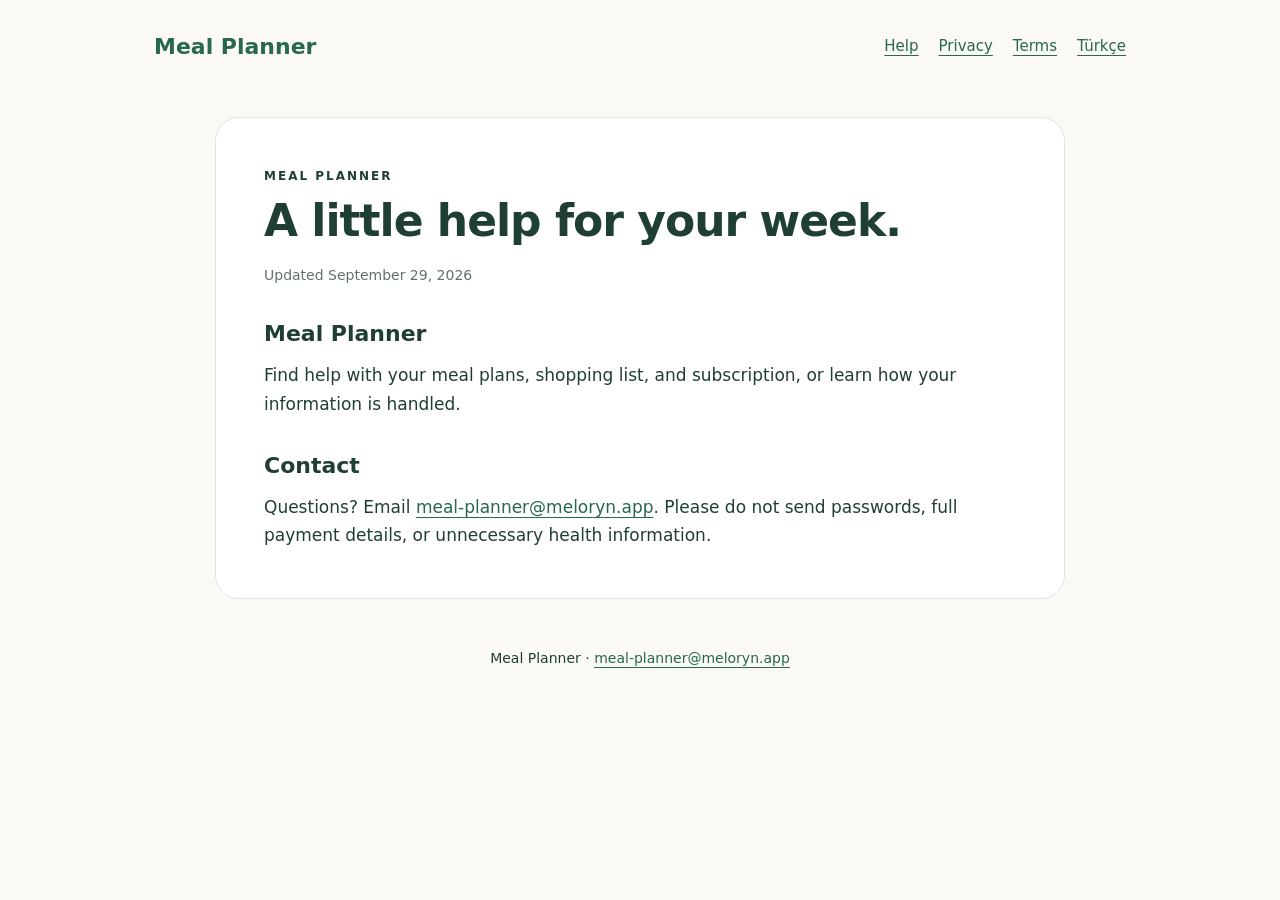
<file: index.html>
<!doctype html>
<html lang="en"><head><meta charset="utf-8"><meta name="viewport" content="width=device-width, initial-scale=1"><meta name="description" content="A little help for your week. — Meal Planner"><title>A little help for your week. · Meal Planner</title><link rel="stylesheet" href="styles.css"></head><body>
<a class="skip" href="#main">Skip to content</a><header><a class="brand" href="index.html">Meal Planner</a><nav aria-label="Main navigation"><a href="support.html">Help</a><a href="privacy.html">Privacy</a><a href="terms.html">Terms</a><a href="tr/index.html" lang="tr">Türkçe</a></nav></header>
<main id="main"><p class="eyebrow">MEAL PLANNER</p><h1>A little help for your week.</h1><p class="date">Updated September 29, 2026</p><section><h2>Meal Planner</h2><p>Find help with your meal plans, shopping list, and subscription, or learn how your information is handled.</p></section><section><h2>Contact</h2><p>Questions? Email <a href="mailto:meal-planner@meloryn.app">meal-planner@meloryn.app</a>. Please do not send passwords, full payment details, or unnecessary health information.</p></section></main><footer>Meal Planner · <a href="mailto:meal-planner@meloryn.app">meal-planner@meloryn.app</a></footer></body></html>
</file>
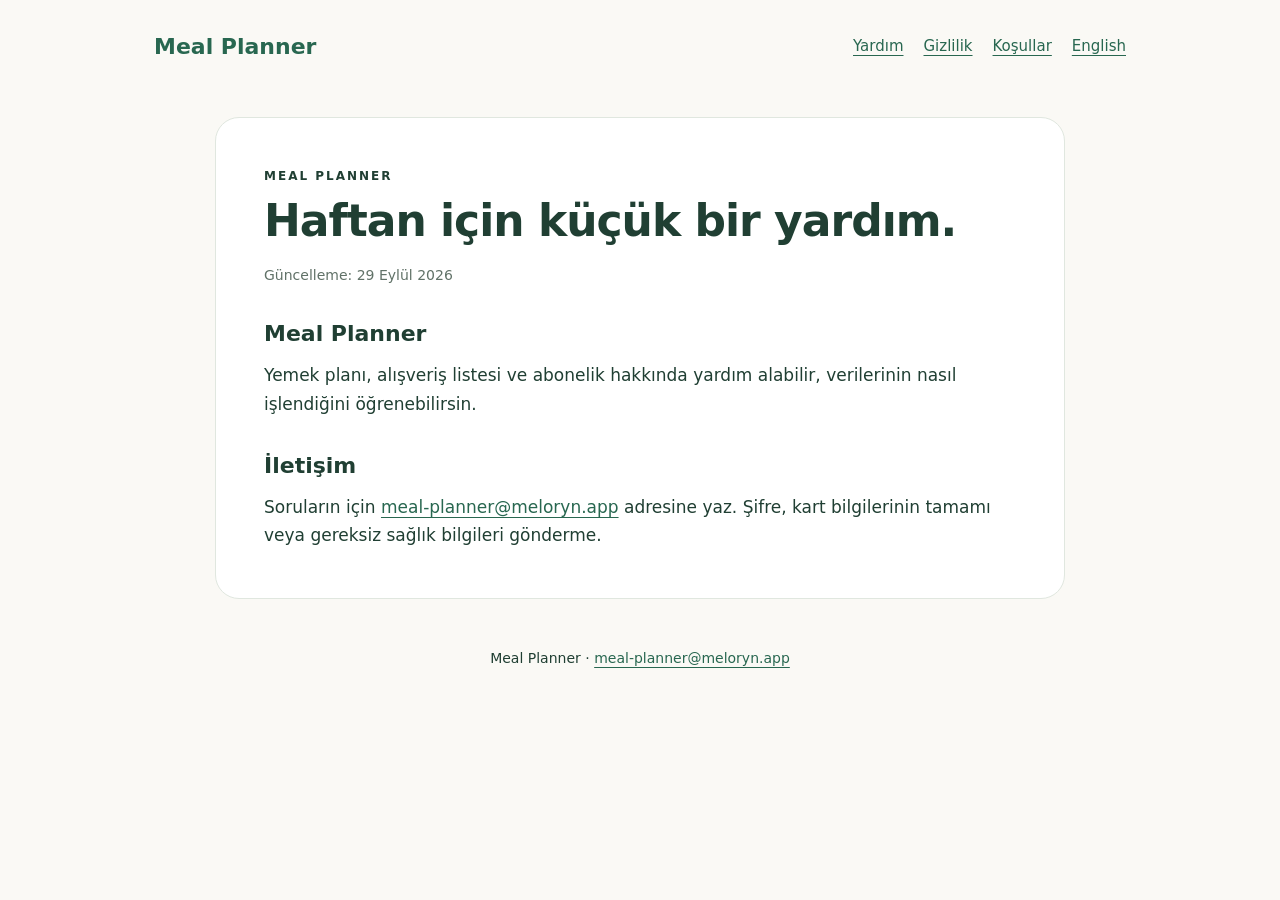
<file: tr/index.html>
<!doctype html>
<html lang="tr"><head><meta charset="utf-8"><meta name="viewport" content="width=device-width, initial-scale=1"><meta name="description" content="Haftan için küçük bir yardım. — Meal Planner"><title>Haftan için küçük bir yardım. · Meal Planner</title><link rel="stylesheet" href="../styles.css"></head><body>
<a class="skip" href="#main">İçeriğe geç</a><header><a class="brand" href="index.html">Meal Planner</a><nav aria-label="Ana menü"><a href="support.html">Yardım</a><a href="privacy.html">Gizlilik</a><a href="terms.html">Koşullar</a><a href="../index.html" lang="en">English</a></nav></header>
<main id="main"><p class="eyebrow">MEAL PLANNER</p><h1>Haftan için küçük bir yardım.</h1><p class="date">Güncelleme: 29 Eylül 2026</p><section><h2>Meal Planner</h2><p>Yemek planı, alışveriş listesi ve abonelik hakkında yardım alabilir, verilerinin nasıl işlendiğini öğrenebilirsin.</p></section><section><h2>İletişim</h2><p>Soruların için <a href="mailto:meal-planner@meloryn.app">meal-planner@meloryn.app</a> adresine yaz. Şifre, kart bilgilerinin tamamı veya gereksiz sağlık bilgileri gönderme.</p></section></main><footer>Meal Planner · <a href="mailto:meal-planner@meloryn.app">meal-planner@meloryn.app</a></footer></body></html>
</file>
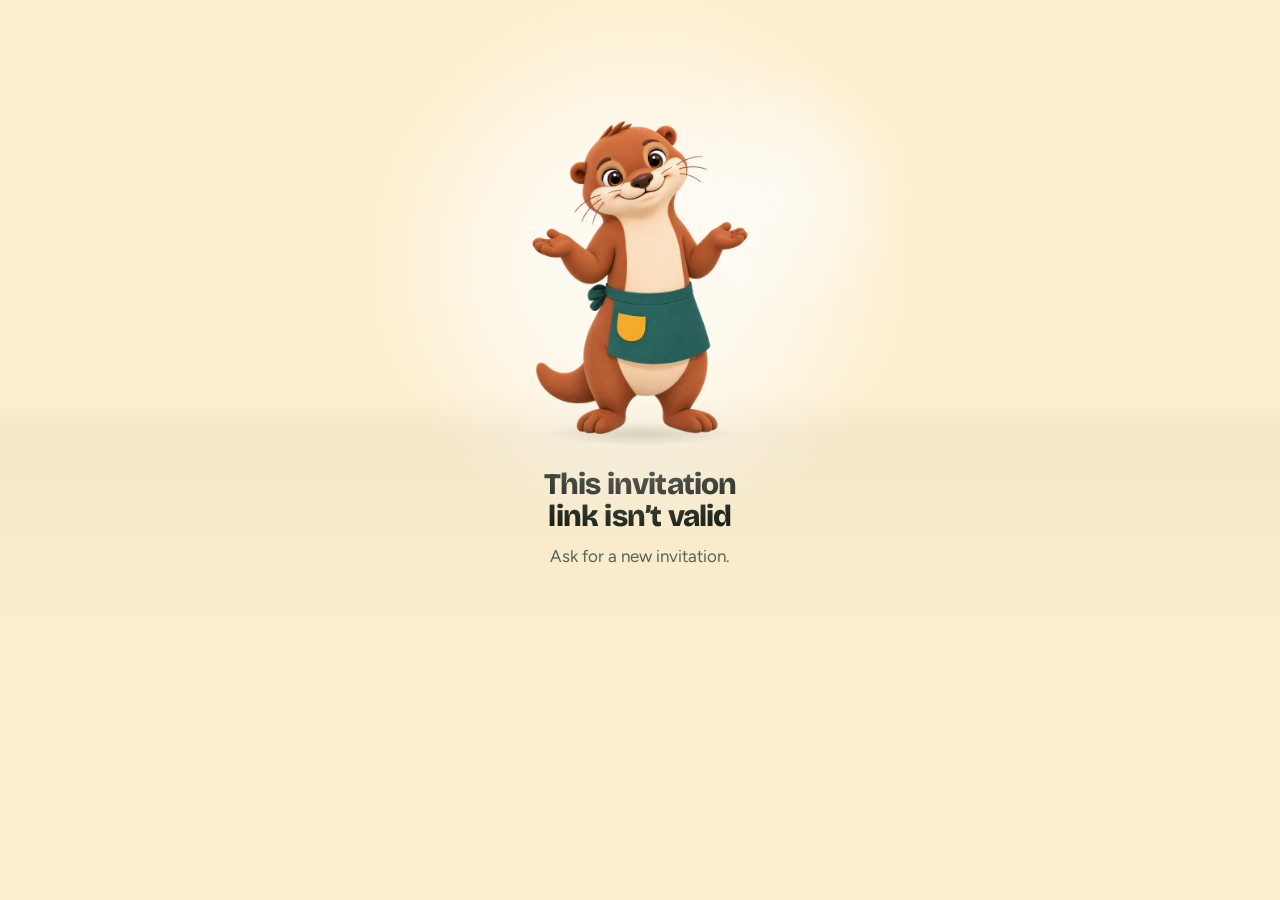
<file: invite.html>
<!doctype html>
<html lang="en">
<head>
<meta charset="utf-8">
<meta name="viewport" content="width=device-width, initial-scale=1, viewport-fit=cover">
<meta name="referrer" content="no-referrer">
<meta name="theme-color" content="#FCEFCF">
<title>You’re invited · Meal Planner</title>
<meta name="description" content="Plan the week and shop together in Meal Planner.">
<meta property="og:type" content="website">
<meta property="og:site_name" content="Meal Planner">
<meta property="og:title" content="You’re invited to a Shared Home">
<meta property="og:description" content="Plan the week and shop together in Meal Planner.">
<meta property="og:url" content="https://mercan.github.io/meal-planner-legal/invite.html">
<meta property="og:locale" content="en_US">
<meta property="og:image" content="https://mercan.github.io/meal-planner-legal/assets/invite/card.jpg">
<meta property="og:image:width" content="1200">
<meta property="og:image:height" content="630">
<meta property="og:image:alt" content="The Meal Planner otter waving and holding out an invitation.">
<meta name="twitter:card" content="summary_large_image">
<link rel="apple-touch-icon" href="assets/icon-180.png">
<link rel="icon" href="assets/icon-180.png">
<link rel="stylesheet" href="invite.css">
</head>
<body>
<main class="invite" id="invitation">
  <div class="scene" aria-hidden="true">
    <div class="glow"></div><div class="side-glow"></div><div class="floor"></div><div class="shadow"></div>
    <img class="otter" src="assets/invite/otter.webp" width="584" height="900" alt="">
  </div>
  <div class="words">
    <h1>You’re invited</h1>
    <p>Open Meal Planner to see who invited you and join their Shared Home.</p>
  </div>
  <div class="actions">
    <a class="button" id="open">Open Meal Planner</a>
    <a class="link" id="store" href="https://apps.apple.com/app/id6813231753" hidden>Get Meal Planner</a>
  </div>
</main>
<main class="invite" id="broken" hidden>
  <div class="scene" aria-hidden="true">
    <div class="glow"></div><div class="side-glow"></div><div class="floor"></div><div class="shadow"></div>
    <img class="otter shrug" src="assets/invite/shrug.webp" alt="">
  </div>
  <div class="words">
    <h1>This invitation link isn’t valid</h1>
    <p>Ask for a new invitation.</p>
  </div>
</main>
<script>
const token = location.hash.slice(1);
const valid = /^[A-Za-z0-9_-]{43}$/.test(token);
document.getElementById('invitation').hidden = !valid;
document.getElementById('broken').hidden = valid;
if (valid) document.getElementById('open').href = 'mealplanner://household/join?token=' + encodeURIComponent(token);
// The App Store link only means something on an iPhone or iPad.
if (/iPhone|iPad|iPod/.test(navigator.userAgent) || (/Macintosh/.test(navigator.userAgent) && navigator.maxTouchPoints > 1)) document.getElementById('store').hidden = false;
</script>
</body>
</html>
</file>
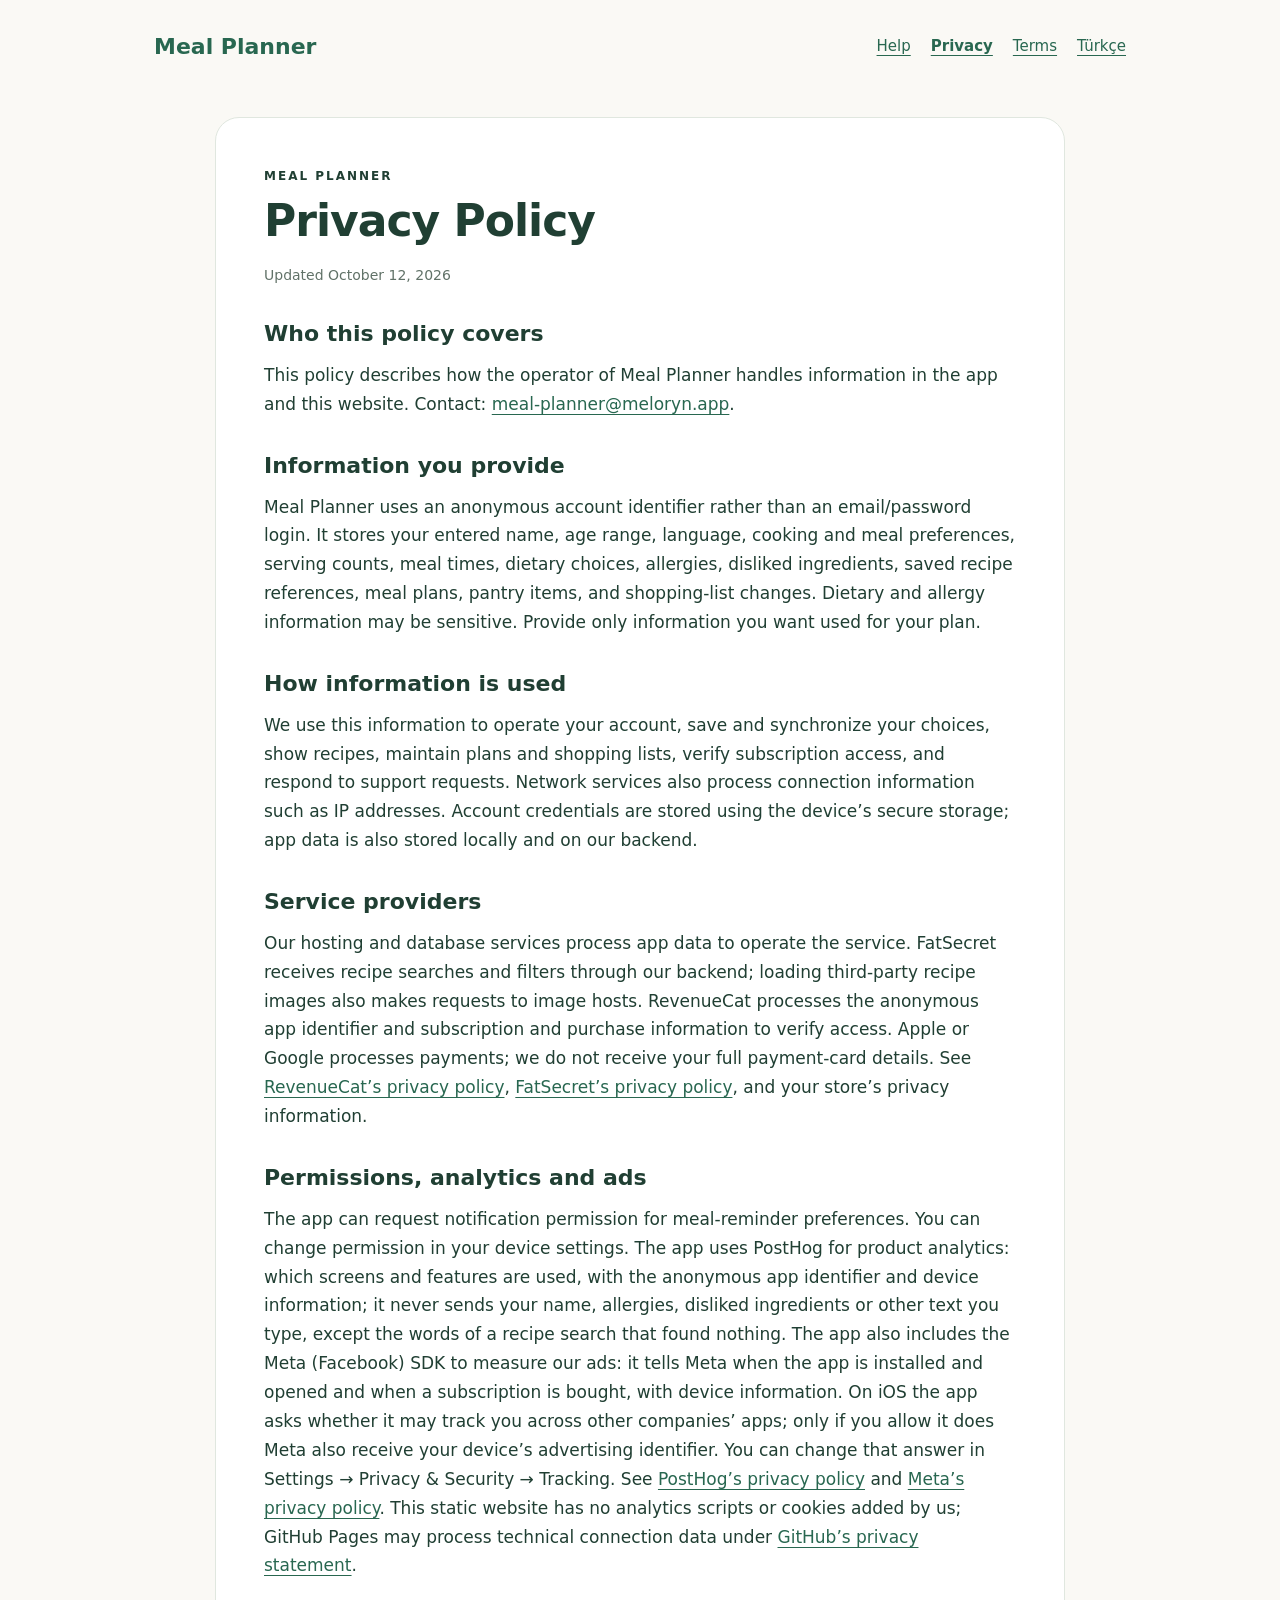
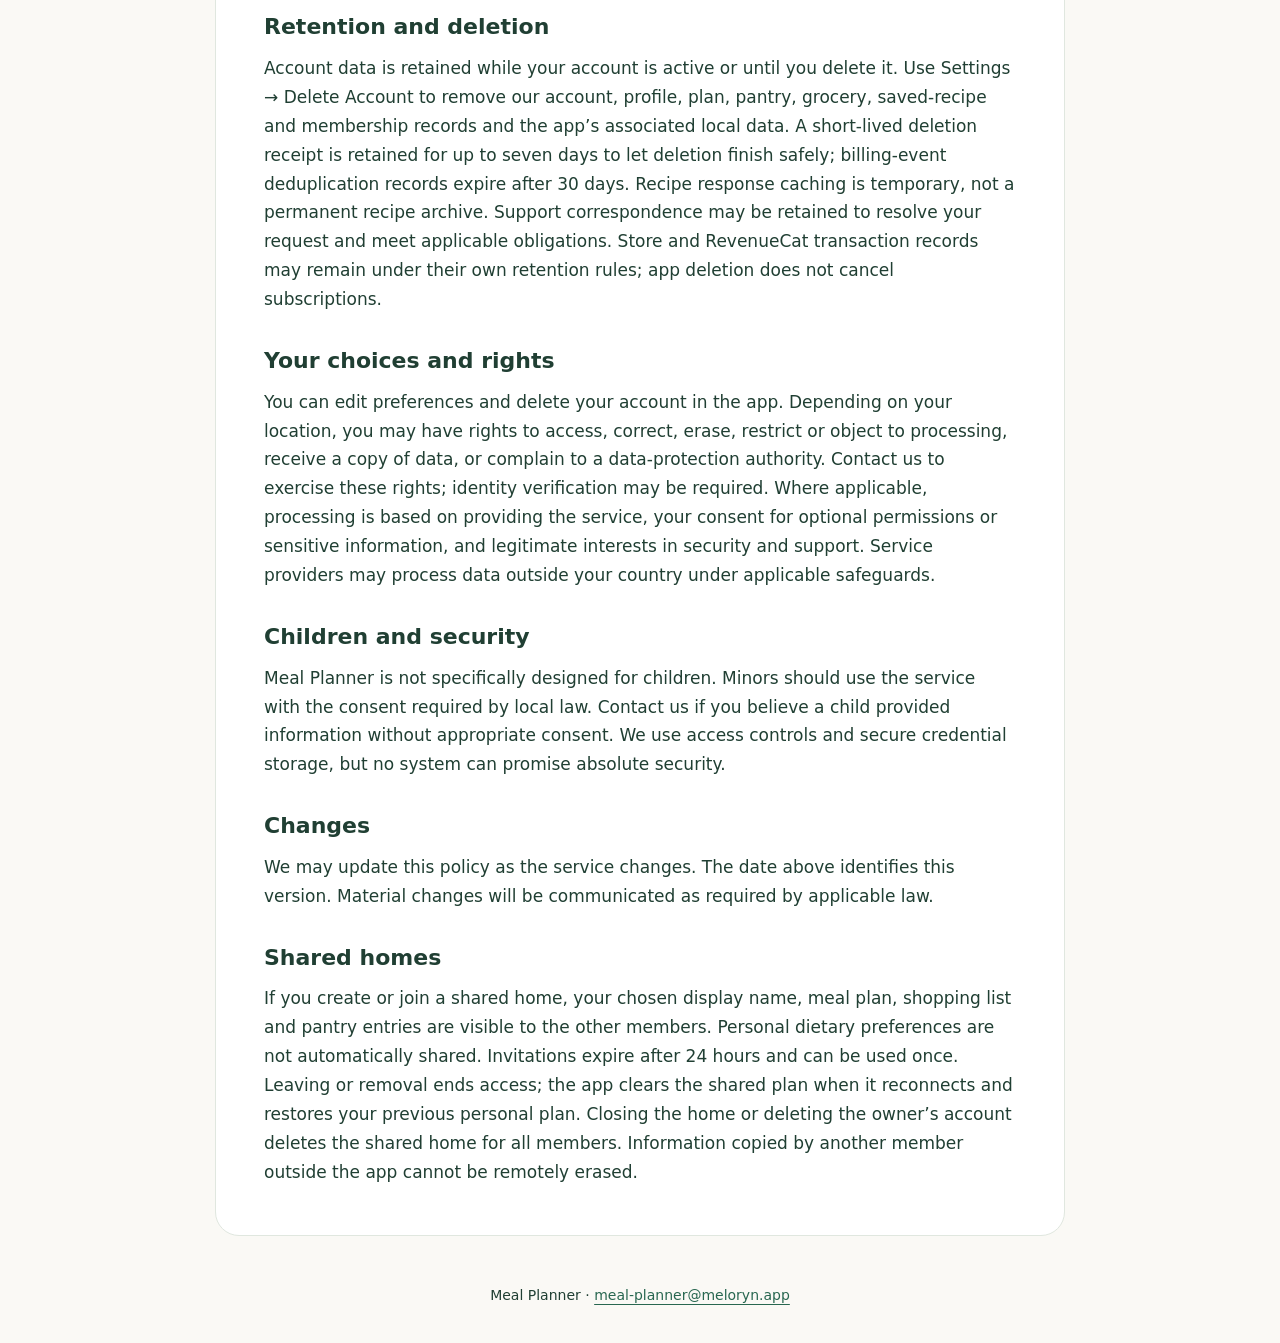
<file: privacy.html>
<!doctype html>
<html lang="en"><head><meta charset="utf-8"><meta name="viewport" content="width=device-width, initial-scale=1"><meta name="description" content="Privacy Policy — Meal Planner"><title>Privacy Policy · Meal Planner</title><link rel="stylesheet" href="styles.css"></head><body>
<a class="skip" href="#main">Skip to content</a><header><a class="brand" href="index.html">Meal Planner</a><nav aria-label="Main navigation"><a href="support.html">Help</a><a href="privacy.html" aria-current="page">Privacy</a><a href="terms.html">Terms</a><a href="tr/privacy.html" lang="tr">Türkçe</a></nav></header>
<main id="main"><p class="eyebrow">MEAL PLANNER</p><h1>Privacy Policy</h1><p class="date">Updated October 12, 2026</p><section><h2>Who this policy covers</h2><p>This policy describes how the operator of Meal Planner handles information in the app and this website. Contact: <a href="mailto:meal-planner@meloryn.app">meal-planner@meloryn.app</a>.</p></section><section><h2>Information you provide</h2><p>Meal Planner uses an anonymous account identifier rather than an email/password login. It stores your entered name, age range, language, cooking and meal preferences, serving counts, meal times, dietary choices, allergies, disliked ingredients, saved recipe references, meal plans, pantry items, and shopping-list changes. Dietary and allergy information may be sensitive. Provide only information you want used for your plan.</p></section><section><h2>How information is used</h2><p>We use this information to operate your account, save and synchronize your choices, show recipes, maintain plans and shopping lists, verify subscription access, and respond to support requests. Network services also process connection information such as IP addresses. Account credentials are stored using the device’s secure storage; app data is also stored locally and on our backend.</p></section><section><h2>Service providers</h2><p>Our hosting and database services process app data to operate the service. FatSecret receives recipe searches and filters through our backend; loading third-party recipe images also makes requests to image hosts. RevenueCat processes the anonymous app identifier and subscription and purchase information to verify access. Apple or Google processes payments; we do not receive your full payment-card details. See <a href="https://www.revenuecat.com/privacy/">RevenueCat’s privacy policy</a>, <a href="https://www.fatsecret.com/Default.aspx?pa=priv">FatSecret’s privacy policy</a>, and your store’s privacy information.</p></section><section><h2>Permissions, analytics and ads</h2><p>The app can request notification permission for meal-reminder preferences. You can change permission in your device settings. The app uses PostHog for product analytics: which screens and features are used, with the anonymous app identifier and device information; it never sends your name, allergies, disliked ingredients or other text you type, except the words of a recipe search that found nothing. The app also includes the Meta (Facebook) SDK to measure our ads: it tells Meta when the app is installed and opened and when a subscription is bought, with device information. On iOS the app asks whether it may track you across other companies’ apps; only if you allow it does Meta also receive your device’s advertising identifier. You can change that answer in Settings → Privacy &amp; Security → Tracking. See <a href="https://posthog.com/privacy">PostHog’s privacy policy</a> and <a href="https://www.facebook.com/privacy/policy/">Meta’s privacy policy</a>. This static website has no analytics scripts or cookies added by us; GitHub Pages may process technical connection data under <a href="https://docs.github.com/en/site-policy/privacy-policies/github-general-privacy-statement">GitHub’s privacy statement</a>.</p></section><section><h2>Retention and deletion</h2><p>Account data is retained while your account is active or until you delete it. Use Settings → Delete Account to remove our account, profile, plan, pantry, grocery, saved-recipe and membership records and the app’s associated local data. A short-lived deletion receipt is retained for up to seven days to let deletion finish safely; billing-event deduplication records expire after 30 days. Recipe response caching is temporary, not a permanent recipe archive. Support correspondence may be retained to resolve your request and meet applicable obligations. Store and RevenueCat transaction records may remain under their own retention rules; app deletion does not cancel subscriptions.</p></section><section><h2>Your choices and rights</h2><p>You can edit preferences and delete your account in the app. Depending on your location, you may have rights to access, correct, erase, restrict or object to processing, receive a copy of data, or complain to a data-protection authority. Contact us to exercise these rights; identity verification may be required. Where applicable, processing is based on providing the service, your consent for optional permissions or sensitive information, and legitimate interests in security and support. Service providers may process data outside your country under applicable safeguards.</p></section><section><h2>Children and security</h2><p>Meal Planner is not specifically designed for children. Minors should use the service with the consent required by local law. Contact us if you believe a child provided information without appropriate consent. We use access controls and secure credential storage, but no system can promise absolute security.</p></section><section><h2>Changes</h2><p>We may update this policy as the service changes. The date above identifies this version. Material changes will be communicated as required by applicable law.</p></section><section><h2>Shared homes</h2><p>If you create or join a shared home, your chosen display name, meal plan, shopping list and pantry entries are visible to the other members. Personal dietary preferences are not automatically shared. Invitations expire after 24 hours and can be used once. Leaving or removal ends access; the app clears the shared plan when it reconnects and restores your previous personal plan. Closing the home or deleting the owner’s account deletes the shared home for all members. Information copied by another member outside the app cannot be remotely erased.</p></section></main><footer>Meal Planner · <a href="mailto:meal-planner@meloryn.app">meal-planner@meloryn.app</a></footer></body></html>
</file>
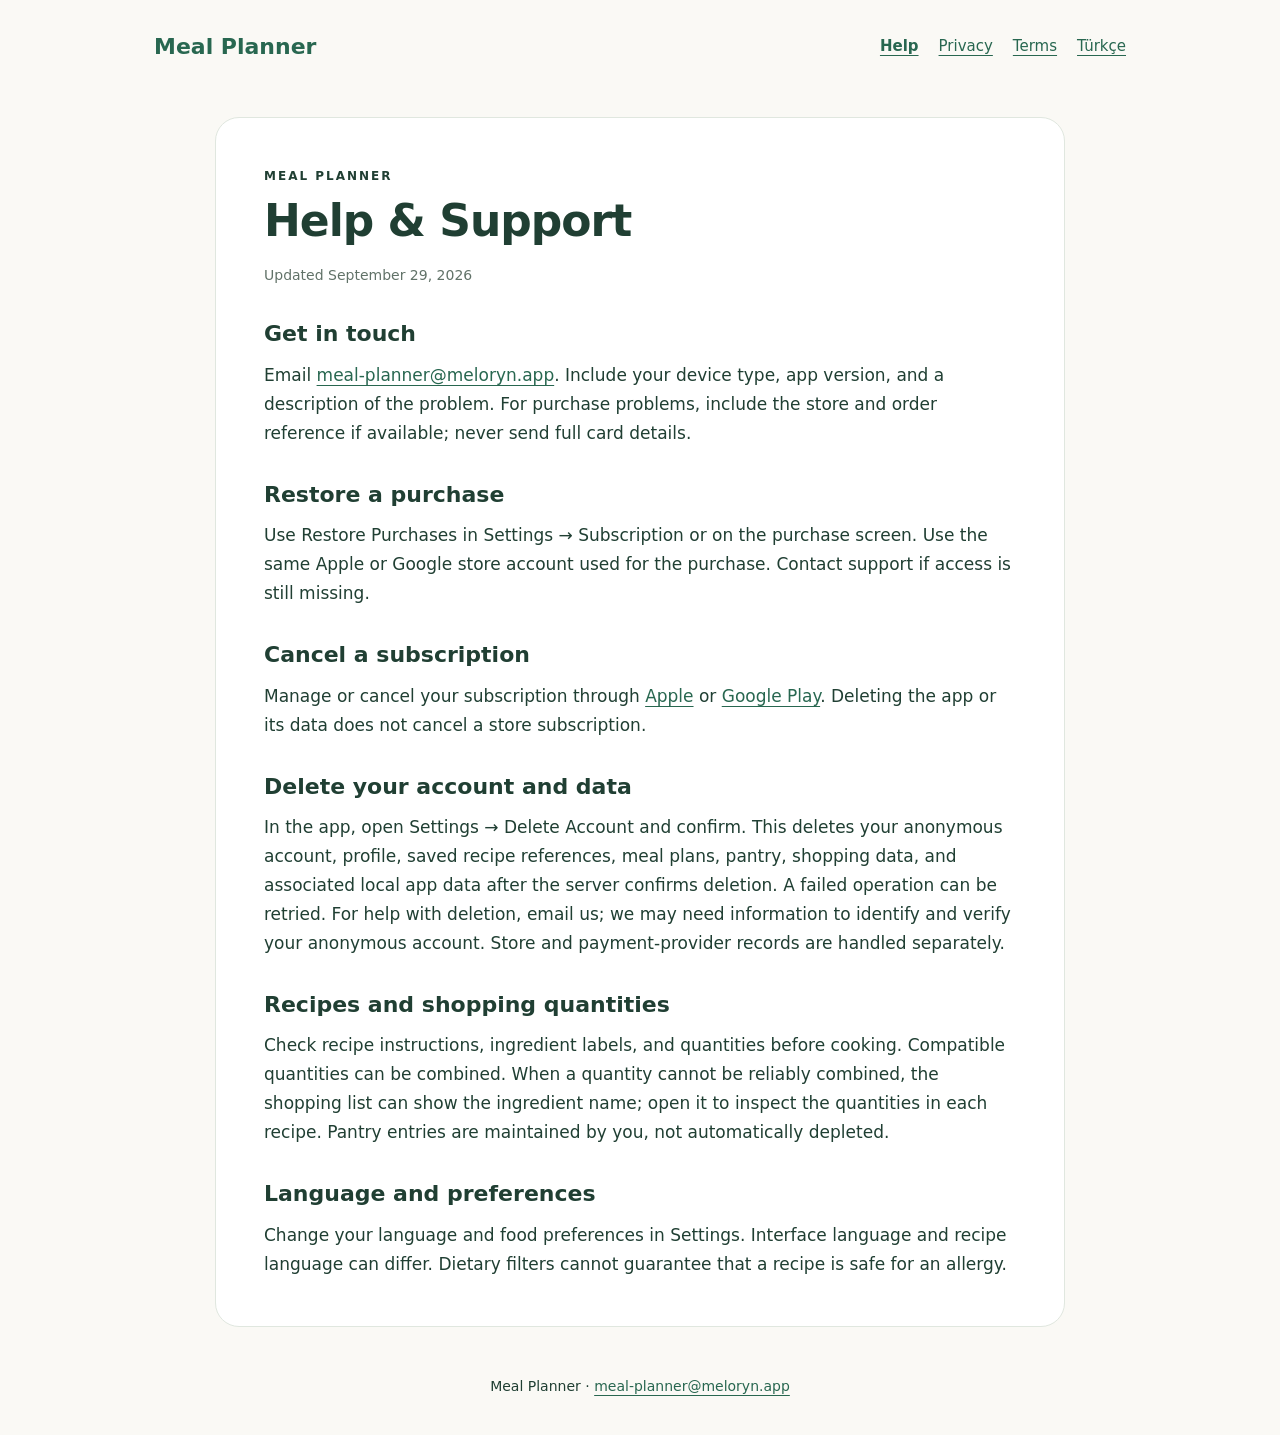
<file: support.html>
<!doctype html>
<html lang="en"><head><meta charset="utf-8"><meta name="viewport" content="width=device-width, initial-scale=1"><meta name="description" content="Help &amp; Support — Meal Planner"><title>Help &amp; Support · Meal Planner</title><link rel="stylesheet" href="styles.css"></head><body>
<a class="skip" href="#main">Skip to content</a><header><a class="brand" href="index.html">Meal Planner</a><nav aria-label="Main navigation"><a href="support.html" aria-current="page">Help</a><a href="privacy.html">Privacy</a><a href="terms.html">Terms</a><a href="tr/support.html" lang="tr">Türkçe</a></nav></header>
<main id="main"><p class="eyebrow">MEAL PLANNER</p><h1>Help &amp; Support</h1><p class="date">Updated September 29, 2026</p><section><h2>Get in touch</h2><p>Email <a href="mailto:meal-planner@meloryn.app">meal-planner@meloryn.app</a>. Include your device type, app version, and a description of the problem. For purchase problems, include the store and order reference if available; never send full card details.</p></section><section><h2>Restore a purchase</h2><p>Use Restore Purchases in Settings → Subscription or on the purchase screen. Use the same Apple or Google store account used for the purchase. Contact support if access is still missing.</p></section><section><h2>Cancel a subscription</h2><p>Manage or cancel your subscription through <a href="https://support.apple.com/118428">Apple</a> or <a href="https://play.google.com/store/account/subscriptions">Google Play</a>. Deleting the app or its data does not cancel a store subscription.</p></section><section><h2>Delete your account and data</h2><p>In the app, open Settings → Delete Account and confirm. This deletes your anonymous account, profile, saved recipe references, meal plans, pantry, shopping data, and associated local app data after the server confirms deletion. A failed operation can be retried. For help with deletion, email us; we may need information to identify and verify your anonymous account. Store and payment-provider records are handled separately.</p></section><section><h2>Recipes and shopping quantities</h2><p>Check recipe instructions, ingredient labels, and quantities before cooking. Compatible quantities can be combined. When a quantity cannot be reliably combined, the shopping list can show the ingredient name; open it to inspect the quantities in each recipe. Pantry entries are maintained by you, not automatically depleted.</p></section><section><h2>Language and preferences</h2><p>Change your language and food preferences in Settings. Interface language and recipe language can differ. Dietary filters cannot guarantee that a recipe is safe for an allergy.</p></section></main><footer>Meal Planner · <a href="mailto:meal-planner@meloryn.app">meal-planner@meloryn.app</a></footer></body></html>
</file>
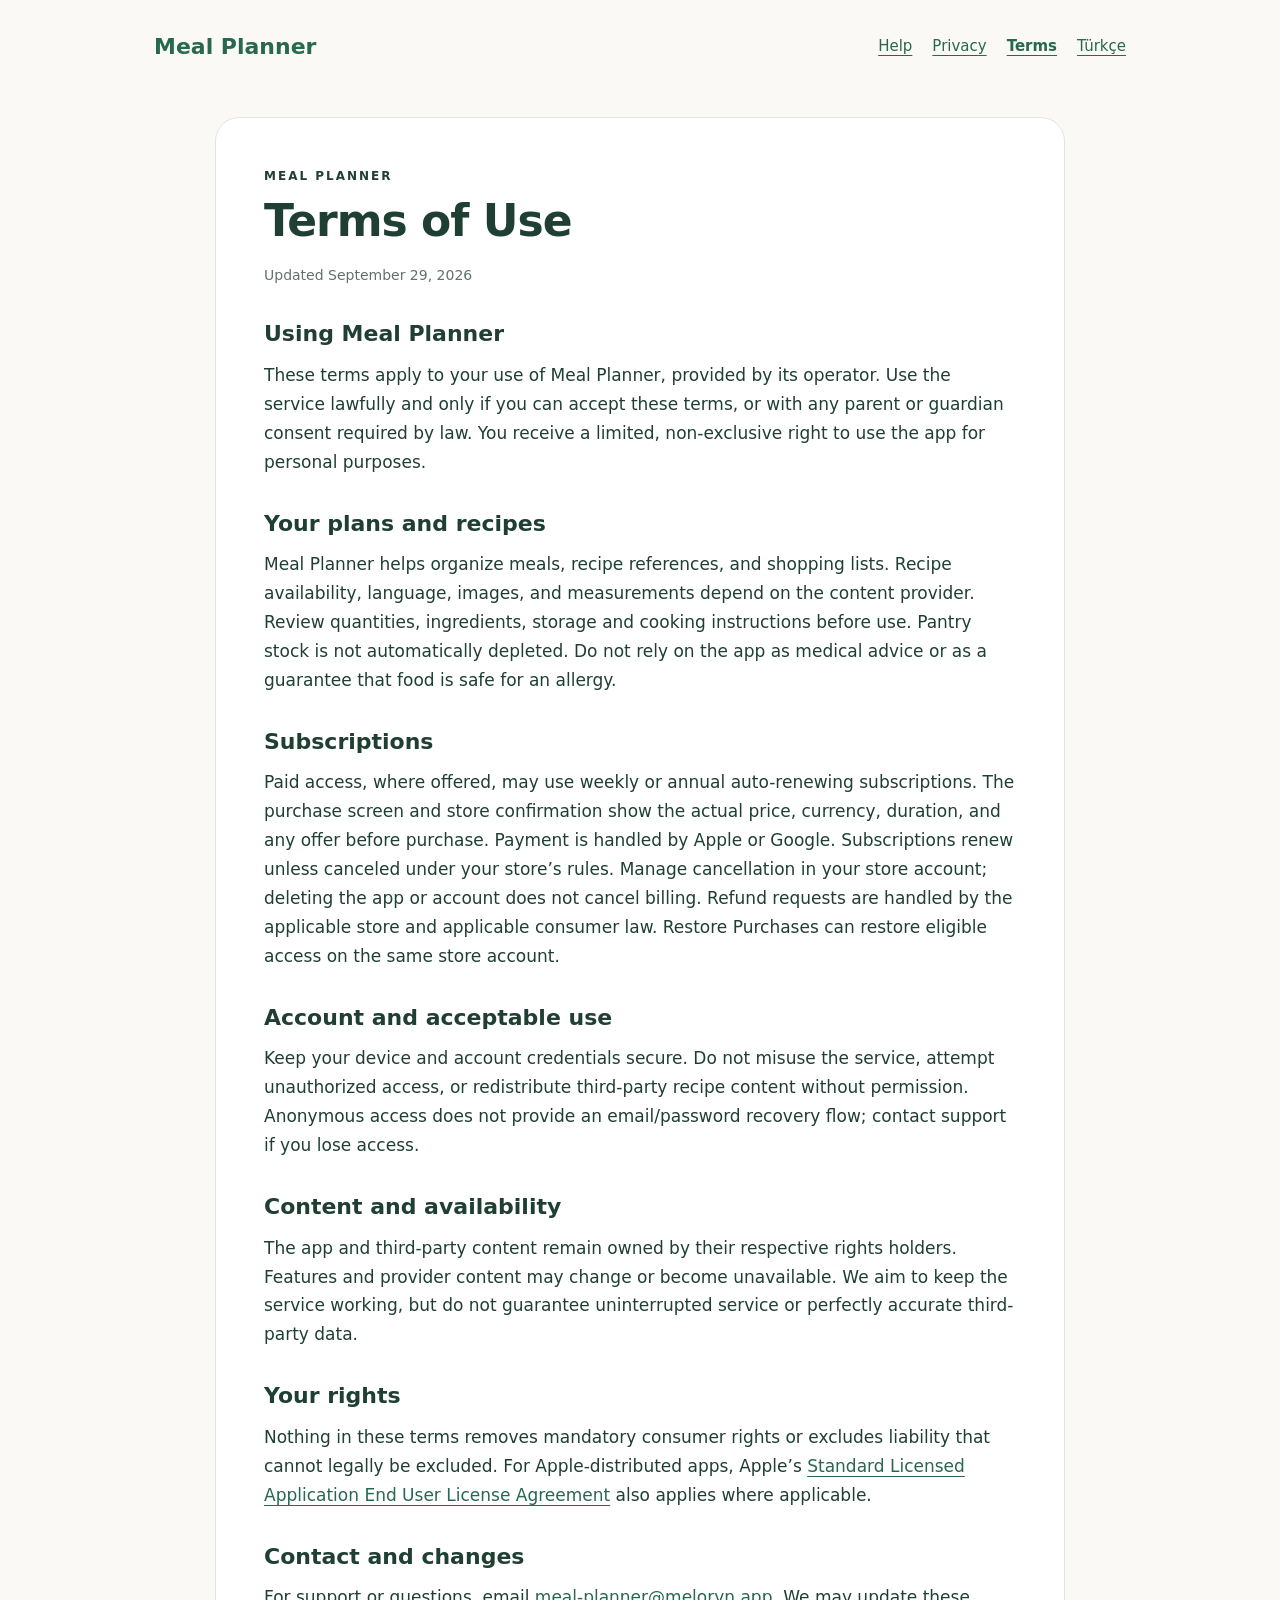
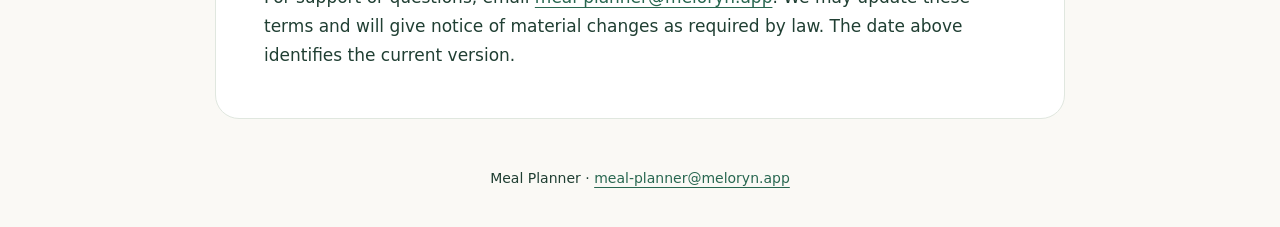
<file: terms.html>
<!doctype html>
<html lang="en"><head><meta charset="utf-8"><meta name="viewport" content="width=device-width, initial-scale=1"><meta name="description" content="Terms of Use — Meal Planner"><title>Terms of Use · Meal Planner</title><link rel="stylesheet" href="styles.css"></head><body>
<a class="skip" href="#main">Skip to content</a><header><a class="brand" href="index.html">Meal Planner</a><nav aria-label="Main navigation"><a href="support.html">Help</a><a href="privacy.html">Privacy</a><a href="terms.html" aria-current="page">Terms</a><a href="tr/terms.html" lang="tr">Türkçe</a></nav></header>
<main id="main"><p class="eyebrow">MEAL PLANNER</p><h1>Terms of Use</h1><p class="date">Updated September 29, 2026</p><section><h2>Using Meal Planner</h2><p>These terms apply to your use of Meal Planner, provided by its operator. Use the service lawfully and only if you can accept these terms, or with any parent or guardian consent required by law. You receive a limited, non-exclusive right to use the app for personal purposes.</p></section><section><h2>Your plans and recipes</h2><p>Meal Planner helps organize meals, recipe references, and shopping lists. Recipe availability, language, images, and measurements depend on the content provider. Review quantities, ingredients, storage and cooking instructions before use. Pantry stock is not automatically depleted. Do not rely on the app as medical advice or as a guarantee that food is safe for an allergy.</p></section><section><h2>Subscriptions</h2><p>Paid access, where offered, may use weekly or annual auto-renewing subscriptions. The purchase screen and store confirmation show the actual price, currency, duration, and any offer before purchase. Payment is handled by Apple or Google. Subscriptions renew unless canceled under your store’s rules. Manage cancellation in your store account; deleting the app or account does not cancel billing. Refund requests are handled by the applicable store and applicable consumer law. Restore Purchases can restore eligible access on the same store account.</p></section><section><h2>Account and acceptable use</h2><p>Keep your device and account credentials secure. Do not misuse the service, attempt unauthorized access, or redistribute third-party recipe content without permission. Anonymous access does not provide an email/password recovery flow; contact support if you lose access.</p></section><section><h2>Content and availability</h2><p>The app and third-party content remain owned by their respective rights holders. Features and provider content may change or become unavailable. We aim to keep the service working, but do not guarantee uninterrupted service or perfectly accurate third-party data.</p></section><section><h2>Your rights</h2><p>Nothing in these terms removes mandatory consumer rights or excludes liability that cannot legally be excluded. For Apple-distributed apps, Apple’s <a href="https://www.apple.com/legal/internet-services/itunes/dev/stdeula/">Standard Licensed Application End User License Agreement</a> also applies where applicable.</p></section><section><h2>Contact and changes</h2><p>For support or questions, email <a href="mailto:meal-planner@meloryn.app">meal-planner@meloryn.app</a>. We may update these terms and will give notice of material changes as required by law. The date above identifies the current version.</p></section></main><footer>Meal Planner · <a href="mailto:meal-planner@meloryn.app">meal-planner@meloryn.app</a></footer></body></html>
</file>
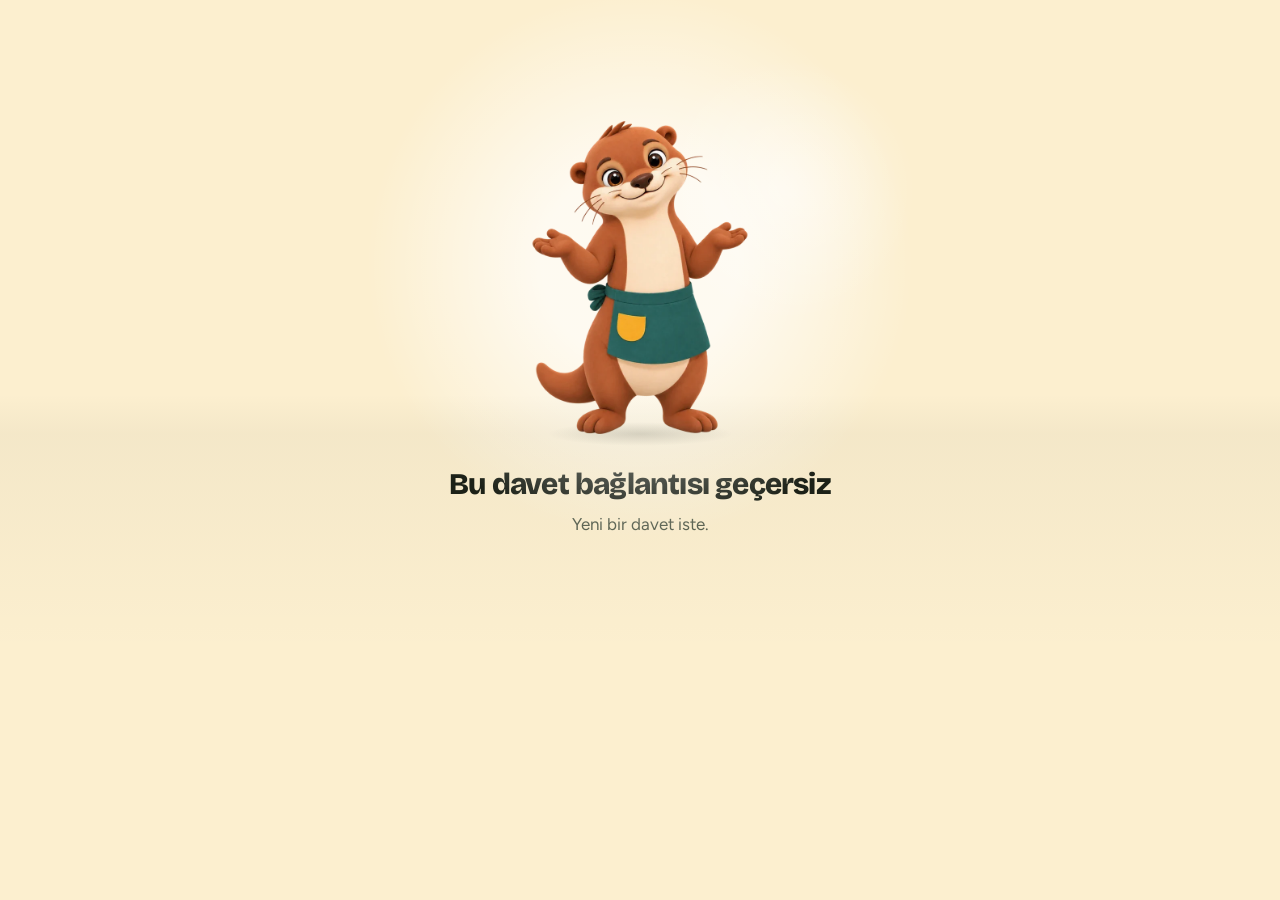
<file: tr/invite.html>
<!doctype html>
<html lang="tr">
<head>
<meta charset="utf-8">
<meta name="viewport" content="width=device-width, initial-scale=1, viewport-fit=cover">
<meta name="referrer" content="no-referrer">
<meta name="theme-color" content="#FCEFCF">
<title>Davetlisin · Meal Planner</title>
<meta name="description" content="Meal Planner’da haftayı ve alışverişi birlikte planlayın.">
<meta property="og:type" content="website">
<meta property="og:site_name" content="Meal Planner">
<meta property="og:title" content="Ortak eve davetlisin">
<meta property="og:description" content="Meal Planner’da haftayı ve alışverişi birlikte planlayın.">
<meta property="og:url" content="https://mercan.github.io/meal-planner-legal/tr/invite.html">
<meta property="og:locale" content="tr_TR">
<meta property="og:image" content="https://mercan.github.io/meal-planner-legal/assets/invite/card.jpg">
<meta property="og:image:width" content="1200">
<meta property="og:image:height" content="630">
<meta property="og:image:alt" content="Meal Planner su samuru el sallıyor ve bir davetiye uzatıyor.">
<meta name="twitter:card" content="summary_large_image">
<link rel="apple-touch-icon" href="../assets/icon-180.png">
<link rel="icon" href="../assets/icon-180.png">
<link rel="stylesheet" href="../invite.css">
</head>
<body>
<main class="invite" id="invitation">
  <div class="scene" aria-hidden="true">
    <div class="glow"></div><div class="side-glow"></div><div class="floor"></div><div class="shadow"></div>
    <img class="otter" src="../assets/invite/otter.webp" width="584" height="900" alt="">
  </div>
  <div class="words">
    <h1>Davetlisin</h1>
    <p>Seni kimin davet ettiğini görmek ve ortak eve katılmak için Meal Planner’ı aç.</p>
  </div>
  <div class="actions">
    <a class="button" id="open">Meal Planner’ı Aç</a>
    <a class="link" id="store" href="https://apps.apple.com/tr/app/id6813231753" hidden>Meal Planner’ı İndir</a>
  </div>
</main>
<main class="invite" id="broken" hidden>
  <div class="scene" aria-hidden="true">
    <div class="glow"></div><div class="side-glow"></div><div class="floor"></div><div class="shadow"></div>
    <img class="otter shrug" src="../assets/invite/shrug.webp" alt="">
  </div>
  <div class="words">
    <h1>Bu davet bağlantısı geçersiz</h1>
    <p>Yeni bir davet iste.</p>
  </div>
</main>
<script>
const token = location.hash.slice(1);
const valid = /^[A-Za-z0-9_-]{43}$/.test(token);
document.getElementById('invitation').hidden = !valid;
document.getElementById('broken').hidden = valid;
if (valid) document.getElementById('open').href = 'mealplanner://household/join?token=' + encodeURIComponent(token);
// App Store bağlantısı yalnızca iPhone ve iPad'de anlamlı.
if (/iPhone|iPad|iPod/.test(navigator.userAgent) || (/Macintosh/.test(navigator.userAgent) && navigator.maxTouchPoints > 1)) document.getElementById('store').hidden = false;
</script>
</body>
</html>
</file>
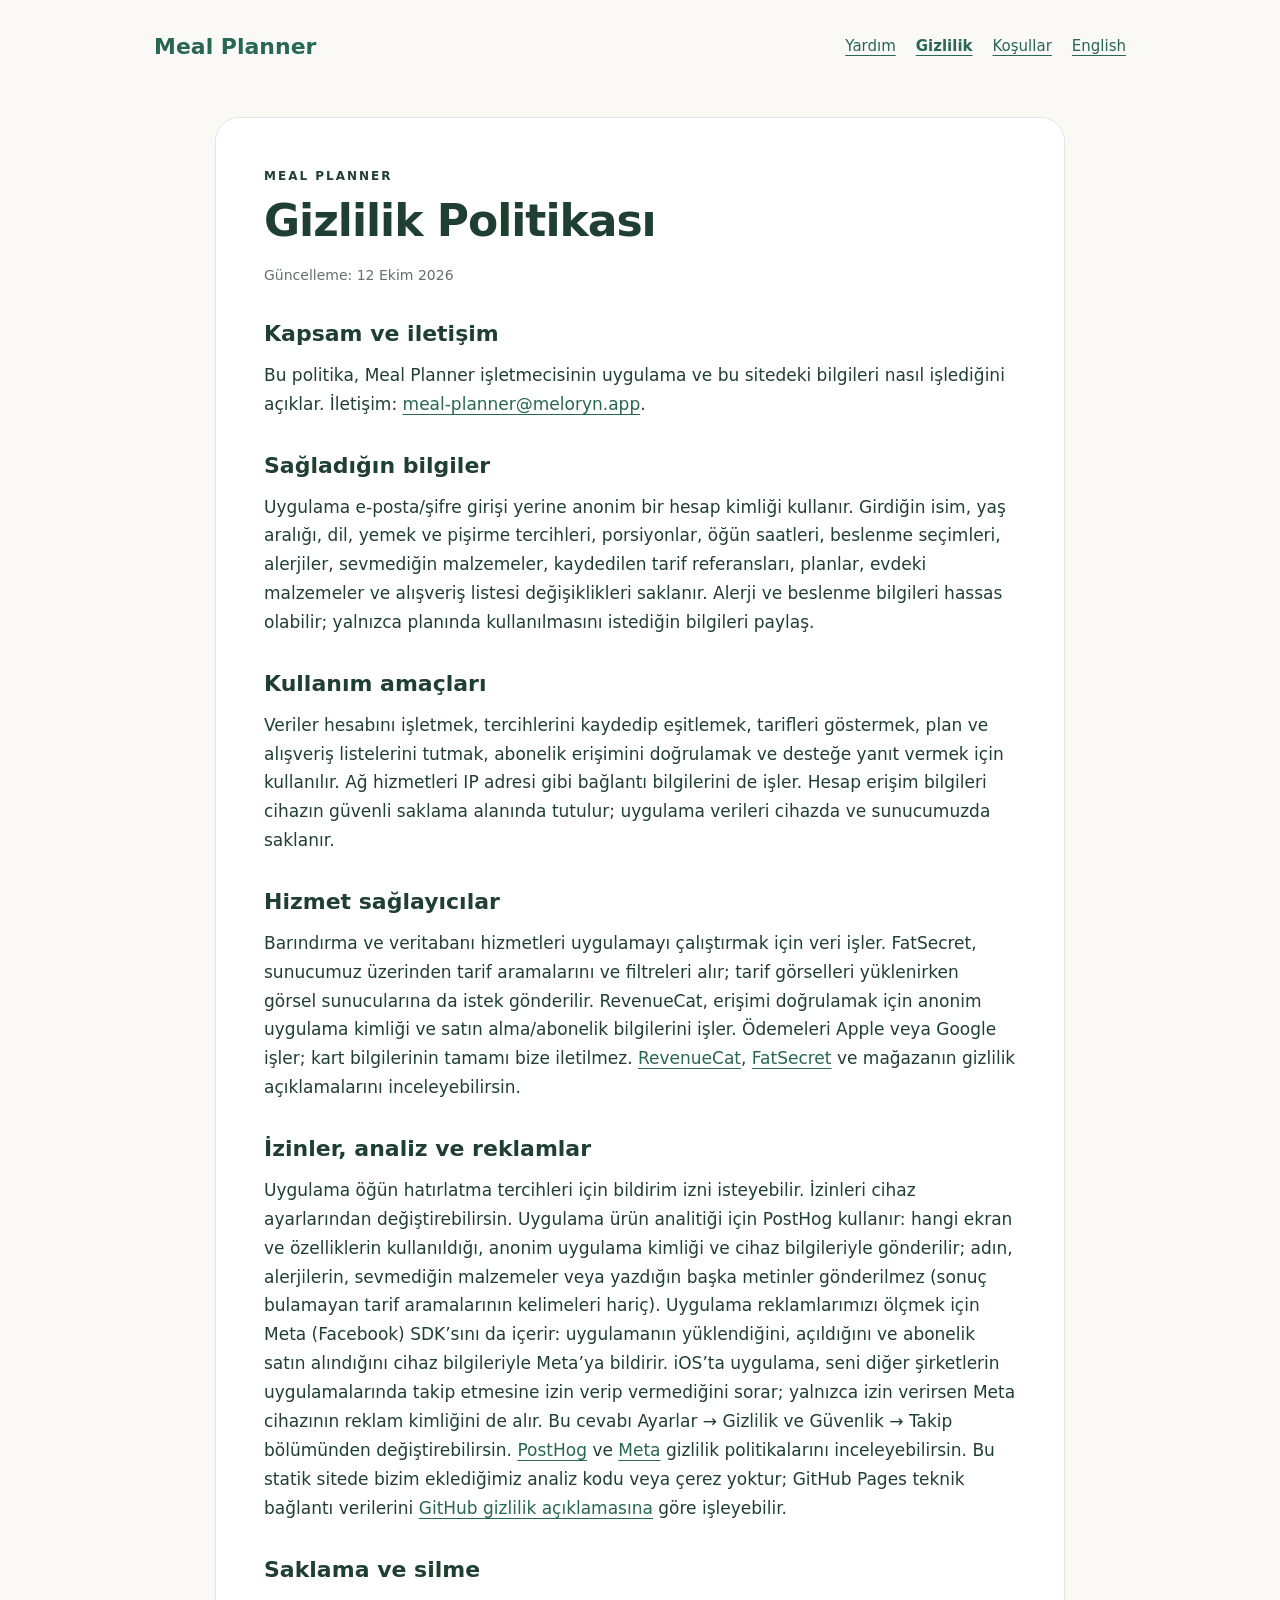
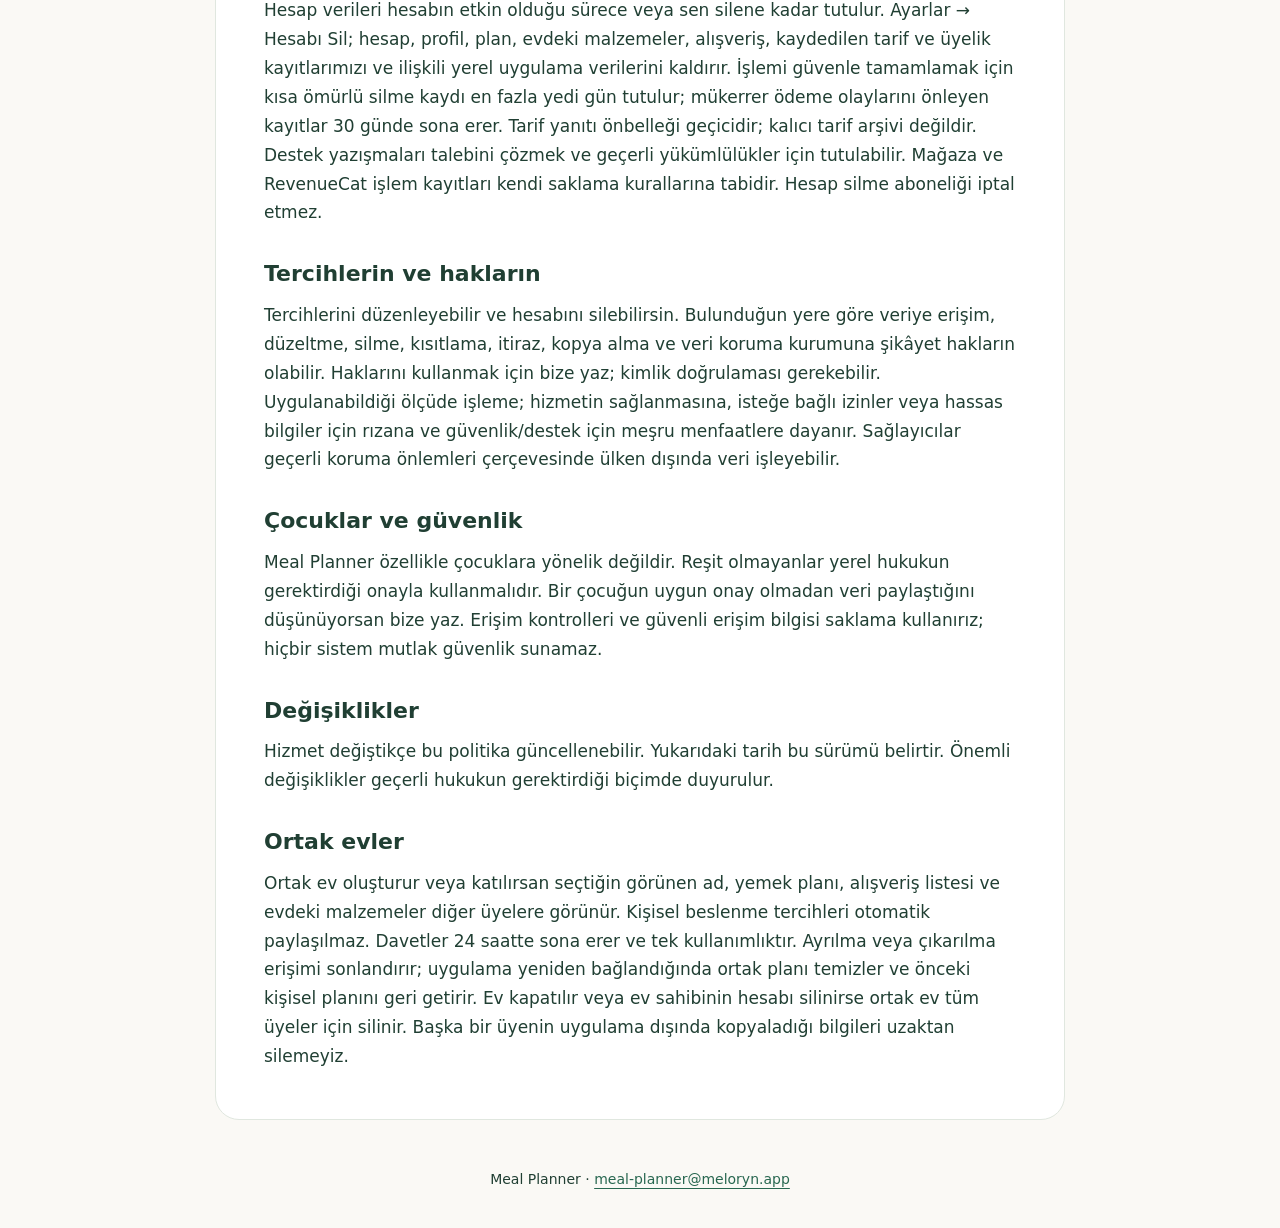
<file: tr/privacy.html>
<!doctype html>
<html lang="tr"><head><meta charset="utf-8"><meta name="viewport" content="width=device-width, initial-scale=1"><meta name="description" content="Gizlilik Politikası — Meal Planner"><title>Gizlilik Politikası · Meal Planner</title><link rel="stylesheet" href="../styles.css"></head><body>
<a class="skip" href="#main">İçeriğe geç</a><header><a class="brand" href="index.html">Meal Planner</a><nav aria-label="Ana menü"><a href="support.html">Yardım</a><a href="privacy.html" aria-current="page">Gizlilik</a><a href="terms.html">Koşullar</a><a href="../privacy.html" lang="en">English</a></nav></header>
<main id="main"><p class="eyebrow">MEAL PLANNER</p><h1>Gizlilik Politikası</h1><p class="date">Güncelleme: 12 Ekim 2026</p><section><h2>Kapsam ve iletişim</h2><p>Bu politika, Meal Planner işletmecisinin uygulama ve bu sitedeki bilgileri nasıl işlediğini açıklar. İletişim: <a href="mailto:meal-planner@meloryn.app">meal-planner@meloryn.app</a>.</p></section><section><h2>Sağladığın bilgiler</h2><p>Uygulama e-posta/şifre girişi yerine anonim bir hesap kimliği kullanır. Girdiğin isim, yaş aralığı, dil, yemek ve pişirme tercihleri, porsiyonlar, öğün saatleri, beslenme seçimleri, alerjiler, sevmediğin malzemeler, kaydedilen tarif referansları, planlar, evdeki malzemeler ve alışveriş listesi değişiklikleri saklanır. Alerji ve beslenme bilgileri hassas olabilir; yalnızca planında kullanılmasını istediğin bilgileri paylaş.</p></section><section><h2>Kullanım amaçları</h2><p>Veriler hesabını işletmek, tercihlerini kaydedip eşitlemek, tarifleri göstermek, plan ve alışveriş listelerini tutmak, abonelik erişimini doğrulamak ve desteğe yanıt vermek için kullanılır. Ağ hizmetleri IP adresi gibi bağlantı bilgilerini de işler. Hesap erişim bilgileri cihazın güvenli saklama alanında tutulur; uygulama verileri cihazda ve sunucumuzda saklanır.</p></section><section><h2>Hizmet sağlayıcılar</h2><p>Barındırma ve veritabanı hizmetleri uygulamayı çalıştırmak için veri işler. FatSecret, sunucumuz üzerinden tarif aramalarını ve filtreleri alır; tarif görselleri yüklenirken görsel sunucularına da istek gönderilir. RevenueCat, erişimi doğrulamak için anonim uygulama kimliği ve satın alma/abonelik bilgilerini işler. Ödemeleri Apple veya Google işler; kart bilgilerinin tamamı bize iletilmez. <a href="https://www.revenuecat.com/privacy/">RevenueCat</a>, <a href="https://www.fatsecret.com/Default.aspx?pa=priv">FatSecret</a> ve mağazanın gizlilik açıklamalarını inceleyebilirsin.</p></section><section><h2>İzinler, analiz ve reklamlar</h2><p>Uygulama öğün hatırlatma tercihleri için bildirim izni isteyebilir. İzinleri cihaz ayarlarından değiştirebilirsin. Uygulama ürün analitiği için PostHog kullanır: hangi ekran ve özelliklerin kullanıldığı, anonim uygulama kimliği ve cihaz bilgileriyle gönderilir; adın, alerjilerin, sevmediğin malzemeler veya yazdığın başka metinler gönderilmez (sonuç bulamayan tarif aramalarının kelimeleri hariç). Uygulama reklamlarımızı ölçmek için Meta (Facebook) SDK’sını da içerir: uygulamanın yüklendiğini, açıldığını ve abonelik satın alındığını cihaz bilgileriyle Meta’ya bildirir. iOS’ta uygulama, seni diğer şirketlerin uygulamalarında takip etmesine izin verip vermediğini sorar; yalnızca izin verirsen Meta cihazının reklam kimliğini de alır. Bu cevabı Ayarlar → Gizlilik ve Güvenlik → Takip bölümünden değiştirebilirsin. <a href="https://posthog.com/privacy">PostHog</a> ve <a href="https://www.facebook.com/privacy/policy/">Meta</a> gizlilik politikalarını inceleyebilirsin. Bu statik sitede bizim eklediğimiz analiz kodu veya çerez yoktur; GitHub Pages teknik bağlantı verilerini <a href="https://docs.github.com/en/site-policy/privacy-policies/github-general-privacy-statement">GitHub gizlilik açıklamasına</a> göre işleyebilir.</p></section><section><h2>Saklama ve silme</h2><p>Hesap verileri hesabın etkin olduğu sürece veya sen silene kadar tutulur. Ayarlar → Hesabı Sil; hesap, profil, plan, evdeki malzemeler, alışveriş, kaydedilen tarif ve üyelik kayıtlarımızı ve ilişkili yerel uygulama verilerini kaldırır. İşlemi güvenle tamamlamak için kısa ömürlü silme kaydı en fazla yedi gün tutulur; mükerrer ödeme olaylarını önleyen kayıtlar 30 günde sona erer. Tarif yanıtı önbelleği geçicidir; kalıcı tarif arşivi değildir. Destek yazışmaları talebini çözmek ve geçerli yükümlülükler için tutulabilir. Mağaza ve RevenueCat işlem kayıtları kendi saklama kurallarına tabidir. Hesap silme aboneliği iptal etmez.</p></section><section><h2>Tercihlerin ve hakların</h2><p>Tercihlerini düzenleyebilir ve hesabını silebilirsin. Bulunduğun yere göre veriye erişim, düzeltme, silme, kısıtlama, itiraz, kopya alma ve veri koruma kurumuna şikâyet hakların olabilir. Haklarını kullanmak için bize yaz; kimlik doğrulaması gerekebilir. Uygulanabildiği ölçüde işleme; hizmetin sağlanmasına, isteğe bağlı izinler veya hassas bilgiler için rızana ve güvenlik/destek için meşru menfaatlere dayanır. Sağlayıcılar geçerli koruma önlemleri çerçevesinde ülken dışında veri işleyebilir.</p></section><section><h2>Çocuklar ve güvenlik</h2><p>Meal Planner özellikle çocuklara yönelik değildir. Reşit olmayanlar yerel hukukun gerektirdiği onayla kullanmalıdır. Bir çocuğun uygun onay olmadan veri paylaştığını düşünüyorsan bize yaz. Erişim kontrolleri ve güvenli erişim bilgisi saklama kullanırız; hiçbir sistem mutlak güvenlik sunamaz.</p></section><section><h2>Değişiklikler</h2><p>Hizmet değiştikçe bu politika güncellenebilir. Yukarıdaki tarih bu sürümü belirtir. Önemli değişiklikler geçerli hukukun gerektirdiği biçimde duyurulur.</p></section><section><h2>Ortak evler</h2><p>Ortak ev oluşturur veya katılırsan seçtiğin görünen ad, yemek planı, alışveriş listesi ve evdeki malzemeler diğer üyelere görünür. Kişisel beslenme tercihleri otomatik paylaşılmaz. Davetler 24 saatte sona erer ve tek kullanımlıktır. Ayrılma veya çıkarılma erişimi sonlandırır; uygulama yeniden bağlandığında ortak planı temizler ve önceki kişisel planını geri getirir. Ev kapatılır veya ev sahibinin hesabı silinirse ortak ev tüm üyeler için silinir. Başka bir üyenin uygulama dışında kopyaladığı bilgileri uzaktan silemeyiz.</p></section></main><footer>Meal Planner · <a href="mailto:meal-planner@meloryn.app">meal-planner@meloryn.app</a></footer></body></html>
</file>
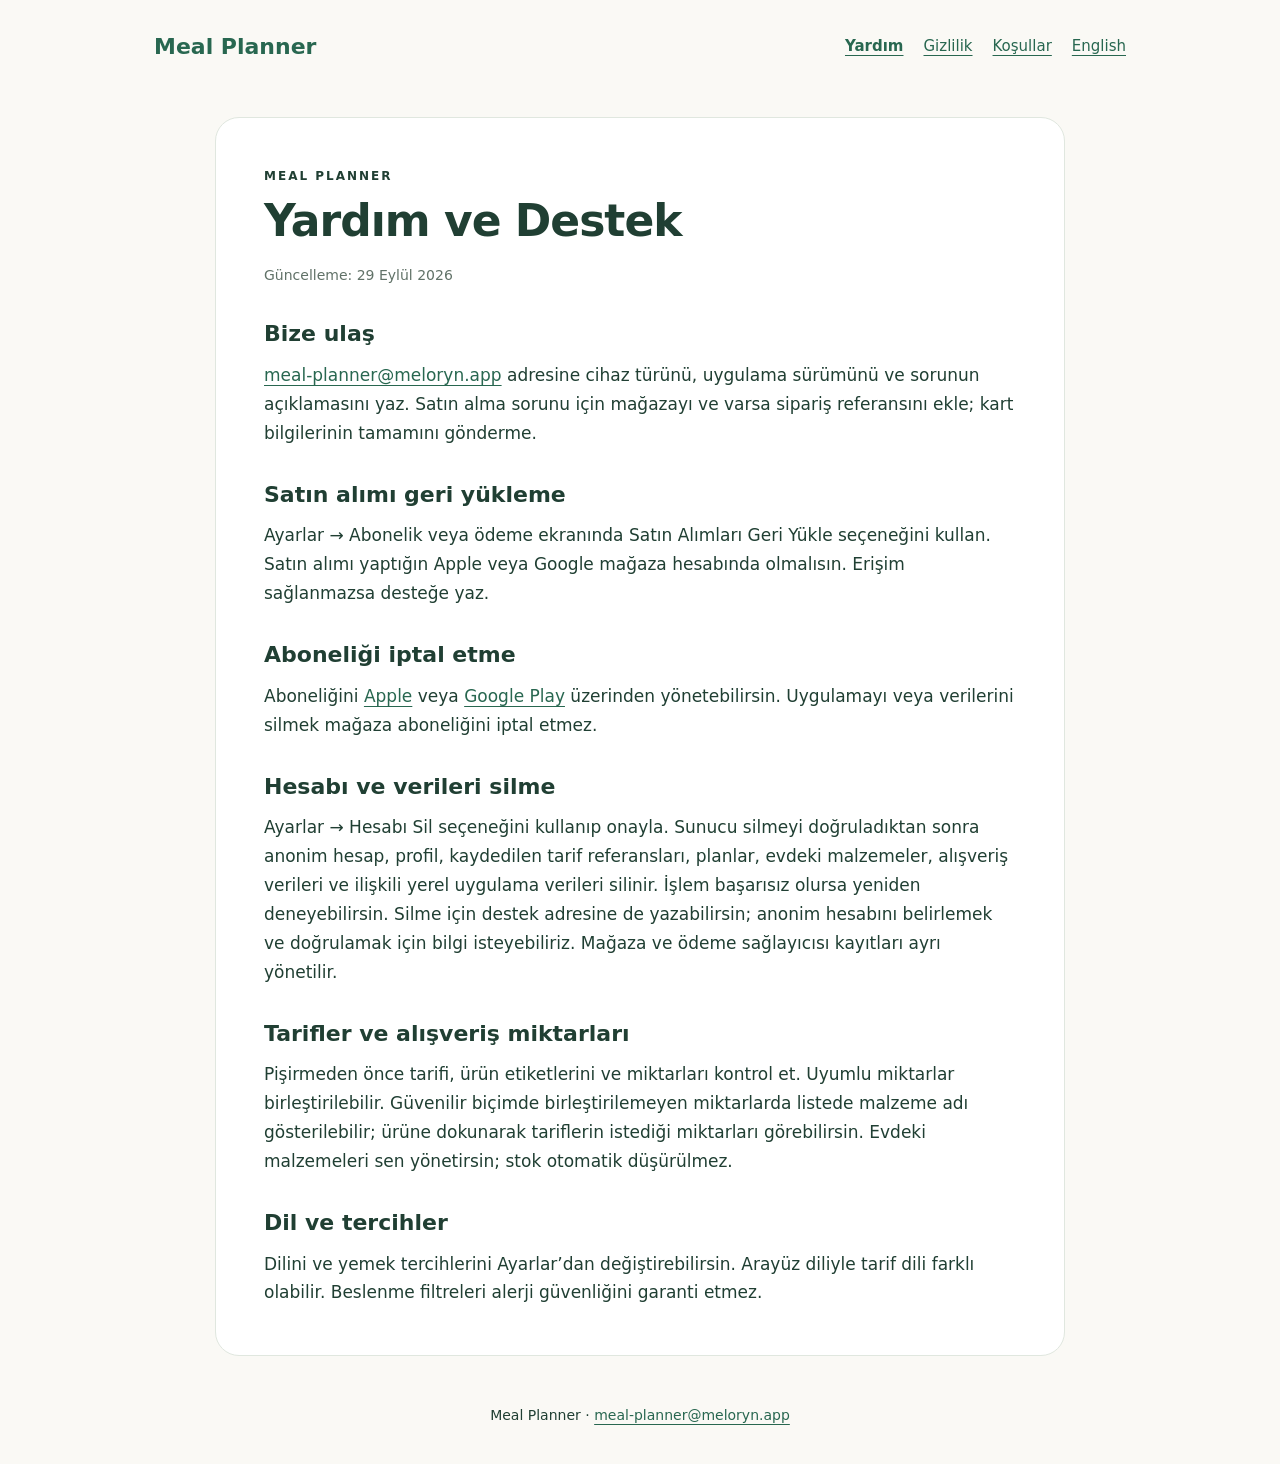
<file: tr/support.html>
<!doctype html>
<html lang="tr"><head><meta charset="utf-8"><meta name="viewport" content="width=device-width, initial-scale=1"><meta name="description" content="Yardım ve Destek — Meal Planner"><title>Yardım ve Destek · Meal Planner</title><link rel="stylesheet" href="../styles.css"></head><body>
<a class="skip" href="#main">İçeriğe geç</a><header><a class="brand" href="index.html">Meal Planner</a><nav aria-label="Ana menü"><a href="support.html" aria-current="page">Yardım</a><a href="privacy.html">Gizlilik</a><a href="terms.html">Koşullar</a><a href="../support.html" lang="en">English</a></nav></header>
<main id="main"><p class="eyebrow">MEAL PLANNER</p><h1>Yardım ve Destek</h1><p class="date">Güncelleme: 29 Eylül 2026</p><section><h2>Bize ulaş</h2><p><a href="mailto:meal-planner@meloryn.app">meal-planner@meloryn.app</a> adresine cihaz türünü, uygulama sürümünü ve sorunun açıklamasını yaz. Satın alma sorunu için mağazayı ve varsa sipariş referansını ekle; kart bilgilerinin tamamını gönderme.</p></section><section><h2>Satın alımı geri yükleme</h2><p>Ayarlar → Abonelik veya ödeme ekranında Satın Alımları Geri Yükle seçeneğini kullan. Satın alımı yaptığın Apple veya Google mağaza hesabında olmalısın. Erişim sağlanmazsa desteğe yaz.</p></section><section><h2>Aboneliği iptal etme</h2><p>Aboneliğini <a href="https://support.apple.com/tr-tr/118428">Apple</a> veya <a href="https://play.google.com/store/account/subscriptions">Google Play</a> üzerinden yönetebilirsin. Uygulamayı veya verilerini silmek mağaza aboneliğini iptal etmez.</p></section><section><h2>Hesabı ve verileri silme</h2><p>Ayarlar → Hesabı Sil seçeneğini kullanıp onayla. Sunucu silmeyi doğruladıktan sonra anonim hesap, profil, kaydedilen tarif referansları, planlar, evdeki malzemeler, alışveriş verileri ve ilişkili yerel uygulama verileri silinir. İşlem başarısız olursa yeniden deneyebilirsin. Silme için destek adresine de yazabilirsin; anonim hesabını belirlemek ve doğrulamak için bilgi isteyebiliriz. Mağaza ve ödeme sağlayıcısı kayıtları ayrı yönetilir.</p></section><section><h2>Tarifler ve alışveriş miktarları</h2><p>Pişirmeden önce tarifi, ürün etiketlerini ve miktarları kontrol et. Uyumlu miktarlar birleştirilebilir. Güvenilir biçimde birleştirilemeyen miktarlarda listede malzeme adı gösterilebilir; ürüne dokunarak tariflerin istediği miktarları görebilirsin. Evdeki malzemeleri sen yönetirsin; stok otomatik düşürülmez.</p></section><section><h2>Dil ve tercihler</h2><p>Dilini ve yemek tercihlerini Ayarlar’dan değiştirebilirsin. Arayüz diliyle tarif dili farklı olabilir. Beslenme filtreleri alerji güvenliğini garanti etmez.</p></section></main><footer>Meal Planner · <a href="mailto:meal-planner@meloryn.app">meal-planner@meloryn.app</a></footer></body></html>
</file>
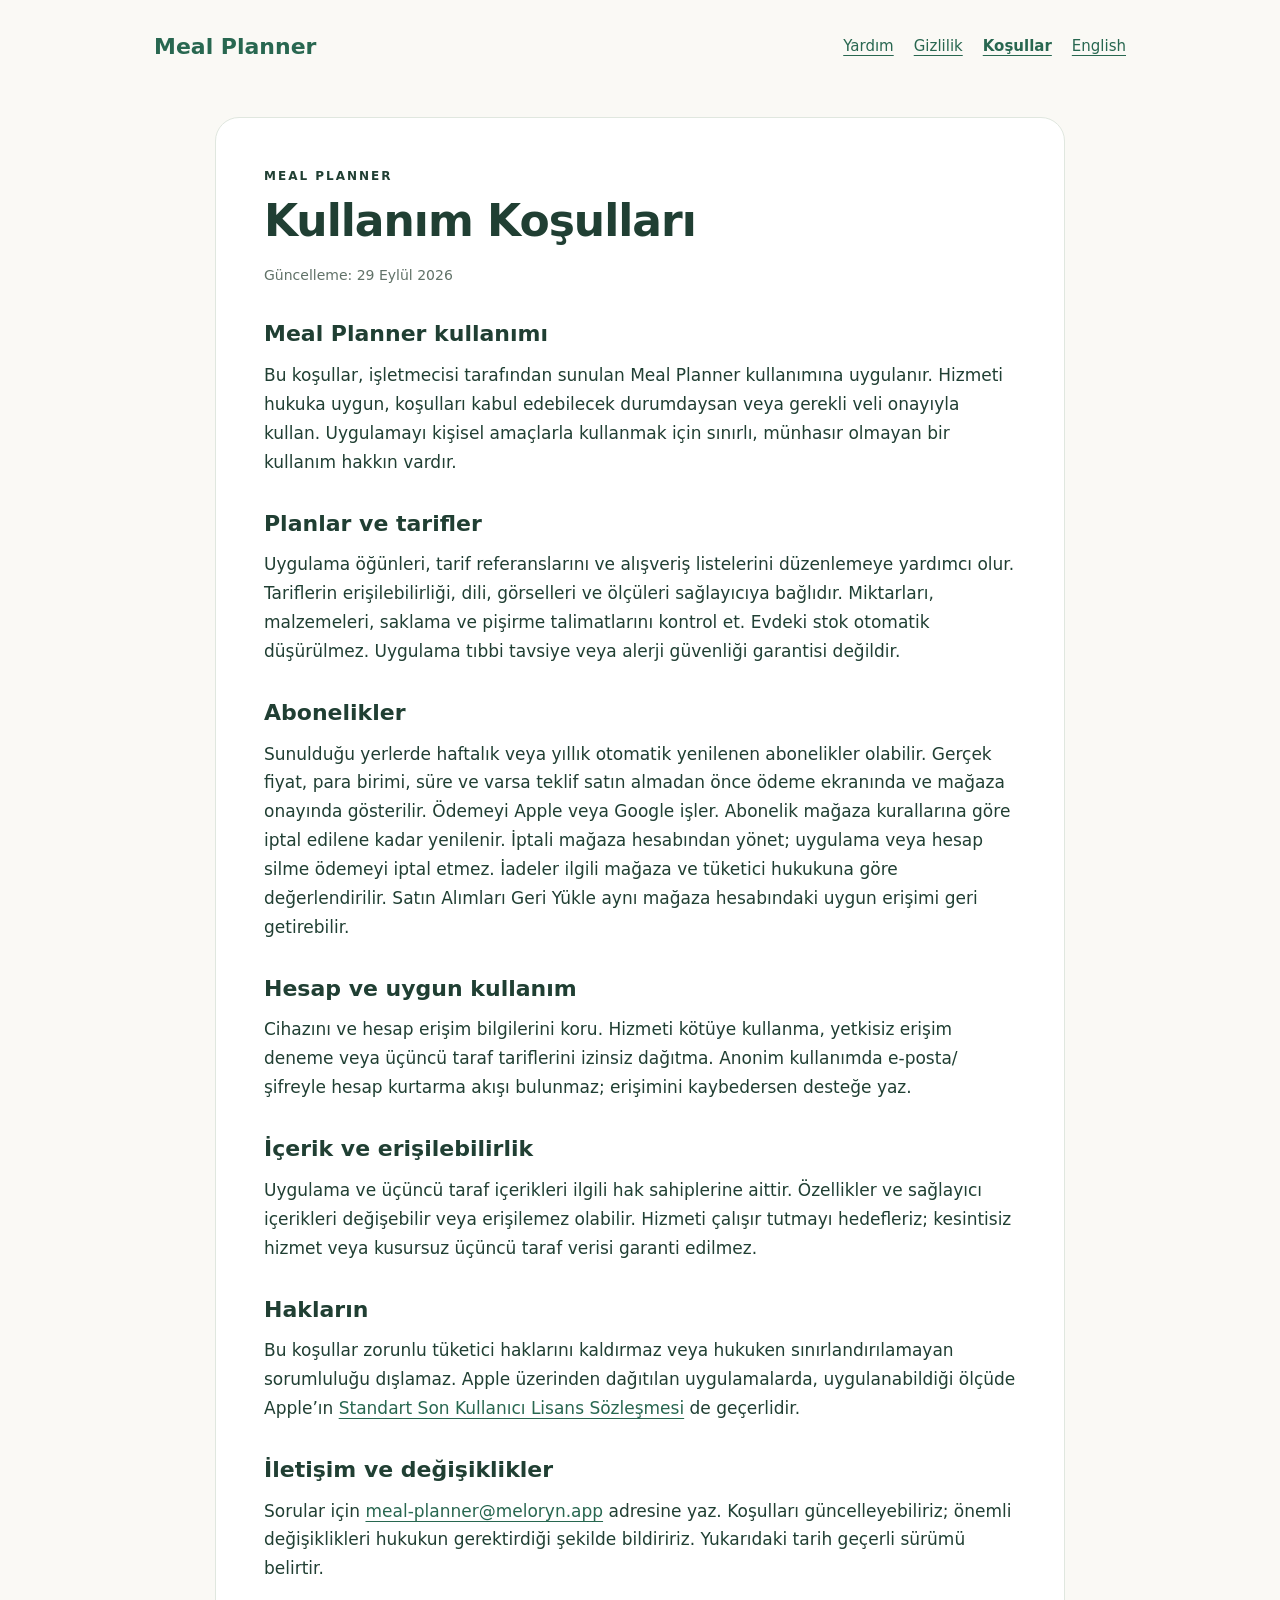
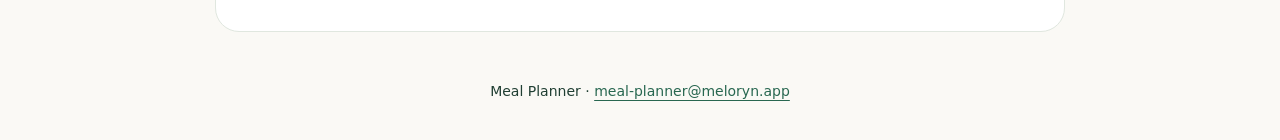
<file: tr/terms.html>
<!doctype html>
<html lang="tr"><head><meta charset="utf-8"><meta name="viewport" content="width=device-width, initial-scale=1"><meta name="description" content="Kullanım Koşulları — Meal Planner"><title>Kullanım Koşulları · Meal Planner</title><link rel="stylesheet" href="../styles.css"></head><body>
<a class="skip" href="#main">İçeriğe geç</a><header><a class="brand" href="index.html">Meal Planner</a><nav aria-label="Ana menü"><a href="support.html">Yardım</a><a href="privacy.html">Gizlilik</a><a href="terms.html" aria-current="page">Koşullar</a><a href="../terms.html" lang="en">English</a></nav></header>
<main id="main"><p class="eyebrow">MEAL PLANNER</p><h1>Kullanım Koşulları</h1><p class="date">Güncelleme: 29 Eylül 2026</p><section><h2>Meal Planner kullanımı</h2><p>Bu koşullar, işletmecisi tarafından sunulan Meal Planner kullanımına uygulanır. Hizmeti hukuka uygun, koşulları kabul edebilecek durumdaysan veya gerekli veli onayıyla kullan. Uygulamayı kişisel amaçlarla kullanmak için sınırlı, münhasır olmayan bir kullanım hakkın vardır.</p></section><section><h2>Planlar ve tarifler</h2><p>Uygulama öğünleri, tarif referanslarını ve alışveriş listelerini düzenlemeye yardımcı olur. Tariflerin erişilebilirliği, dili, görselleri ve ölçüleri sağlayıcıya bağlıdır. Miktarları, malzemeleri, saklama ve pişirme talimatlarını kontrol et. Evdeki stok otomatik düşürülmez. Uygulama tıbbi tavsiye veya alerji güvenliği garantisi değildir.</p></section><section><h2>Abonelikler</h2><p>Sunulduğu yerlerde haftalık veya yıllık otomatik yenilenen abonelikler olabilir. Gerçek fiyat, para birimi, süre ve varsa teklif satın almadan önce ödeme ekranında ve mağaza onayında gösterilir. Ödemeyi Apple veya Google işler. Abonelik mağaza kurallarına göre iptal edilene kadar yenilenir. İptali mağaza hesabından yönet; uygulama veya hesap silme ödemeyi iptal etmez. İadeler ilgili mağaza ve tüketici hukukuna göre değerlendirilir. Satın Alımları Geri Yükle aynı mağaza hesabındaki uygun erişimi geri getirebilir.</p></section><section><h2>Hesap ve uygun kullanım</h2><p>Cihazını ve hesap erişim bilgilerini koru. Hizmeti kötüye kullanma, yetkisiz erişim deneme veya üçüncü taraf tariflerini izinsiz dağıtma. Anonim kullanımda e-posta/şifreyle hesap kurtarma akışı bulunmaz; erişimini kaybedersen desteğe yaz.</p></section><section><h2>İçerik ve erişilebilirlik</h2><p>Uygulama ve üçüncü taraf içerikleri ilgili hak sahiplerine aittir. Özellikler ve sağlayıcı içerikleri değişebilir veya erişilemez olabilir. Hizmeti çalışır tutmayı hedefleriz; kesintisiz hizmet veya kusursuz üçüncü taraf verisi garanti edilmez.</p></section><section><h2>Hakların</h2><p>Bu koşullar zorunlu tüketici haklarını kaldırmaz veya hukuken sınırlandırılamayan sorumluluğu dışlamaz. Apple üzerinden dağıtılan uygulamalarda, uygulanabildiği ölçüde Apple’ın <a href="https://www.apple.com/legal/internet-services/itunes/dev/stdeula/">Standart Son Kullanıcı Lisans Sözleşmesi</a> de geçerlidir.</p></section><section><h2>İletişim ve değişiklikler</h2><p>Sorular için <a href="mailto:meal-planner@meloryn.app">meal-planner@meloryn.app</a> adresine yaz. Koşulları güncelleyebiliriz; önemli değişiklikleri hukukun gerektirdiği şekilde bildiririz. Yukarıdaki tarih geçerli sürümü belirtir.</p></section></main><footer>Meal Planner · <a href="mailto:meal-planner@meloryn.app">meal-planner@meloryn.app</a></footer></body></html>
</file>
<file: styles.css>
*{box-sizing:border-box}html{color-scheme:light}body{margin:0;background:#faf9f5;color:#203f33;font:17px/1.7 system-ui,-apple-system,BlinkMacSystemFont,"Segoe UI",sans-serif}a{color:#286750;text-underline-offset:4px}a:hover{color:#123c2a}a:focus-visible{outline:3px solid #dbac3e;outline-offset:5px}header{max-width:1020px;margin:auto;padding:28px 24px;display:flex;align-items:center;justify-content:space-between;gap:20px;flex-wrap:wrap}.brand{font-size:22px;font-weight:750;text-decoration:none}nav{display:flex;gap:20px;flex-wrap:wrap;font-size:15px}nav a[aria-current]{font-weight:750}main{max-width:850px;margin:24px auto 48px;padding:48px;background:#fff;border:1px solid #e0e7df;border-radius:24px}h1{font-size:clamp(30px,5vw,44px);line-height:1.2;letter-spacing:-1px;margin:8px 0 16px}h2{font-size:22px;line-height:1.35;margin:0 0 12px}section{margin-top:32px}p{margin:0}.eyebrow{font-size:12px;font-weight:750;letter-spacing:2px}.date{font-size:14px;color:#617268}footer{max-width:900px;margin:auto;padding:0 24px 36px;text-align:center;font-size:14px;overflow-wrap:anywhere}.skip{position:absolute;left:16px;top:-80px;padding:8px;background:white}.skip:focus{top:8px}@media(max-width:600px){header{padding:22px 20px}nav{gap:16px}main{margin:8px 12px 32px;padding:28px 22px;border-radius:20px}section{margin-top:26px}body{font-size:16px}}
</file>
<file: invite.css>
/* The invitation page: the app's mascot stage (butter tint, soft light, floor, contact shadow) with the otter handing over the invite. */
@font-face {
  font-family: 'Bricolage Grotesque';
  font-weight: 800;
  font-display: swap;
  src: url('assets/fonts/BricolageGrotesque-ExtraBold.ttf') format('truetype');
}
@font-face {
  font-family: 'Figtree';
  font-weight: 400;
  font-display: swap;
  src: url('assets/fonts/Figtree-Regular.ttf') format('truetype');
}
@font-face {
  font-family: 'Figtree';
  font-weight: 600;
  font-display: swap;
  src: url('assets/fonts/Figtree-SemiBold.ttf') format('truetype');
}

:root {
  --ink: #1c2117;
  --muted: #5b6352;
  --tomato: #c23b22;
  --butter: #fcefcf;
  /* The scene is shorter on short phones, so the button stays on screen. */
  --scene: clamp(300px, 54svh, 460px);
  --otter: calc(var(--scene) * 0.68);
  --feet: calc(var(--scene) - 26px);
}

* {
  box-sizing: border-box;
}
html {
  color-scheme: light;
  background: var(--butter);
}
body {
  margin: 0;
  min-height: 100svh;
  background: var(--butter);
  color: var(--ink);
  font: 400 17px/1.45 Figtree, system-ui, -apple-system, sans-serif;
  -webkit-text-size-adjust: 100%;
  overflow-x: hidden;
}

.invite {
  min-height: 100svh;
  display: flex;
  flex-direction: column;
  padding-bottom: calc(34px + env(safe-area-inset-bottom));
}
.invite[hidden] {
  display: none;
}

.scene {
  position: relative;
  height: var(--scene);
  flex-shrink: 0;
}
.scene > * {
  position: absolute;
}
.glow {
  left: 50%;
  top: calc(var(--feet) - var(--otter) * 0.545);
  width: calc(var(--otter) * 1.75);
  height: calc(var(--otter) * 1.75);
  transform: translate(-50%, -50%);
  border-radius: 50%;
  background: radial-gradient(closest-side, rgba(255, 255, 255, 0.7) 0%, rgba(255, 255, 255, 0.7) 36%, rgba(255, 255, 255, 0) 100%);
}
.side-glow {
  left: calc(50% + 15px);
  top: 60px;
  width: 260px;
  height: 260px;
  border-radius: 50%;
  background: radial-gradient(closest-side, rgba(255, 255, 255, 0.5), rgba(255, 255, 255, 0));
}
.floor {
  left: 0;
  right: 0;
  top: calc(var(--feet) - 40px);
  height: 260px;
  background: linear-gradient(180deg, rgba(28, 33, 23, 0) 0%, rgba(28, 33, 23, 0.035) 15.4%, rgba(28, 33, 23, 0) 100%);
}
.shadow {
  left: 50%;
  top: var(--feet);
  width: calc(var(--otter) * 0.59);
  height: calc(var(--otter) * 0.077);
  transform: translate(-50%, -50%);
  border-radius: 50%;
  opacity: 0.16;
  background: radial-gradient(closest-side, rgba(28, 33, 23, 0.9), rgba(28, 33, 23, 0));
}
.otter {
  left: 50%;
  top: calc(var(--feet) - var(--otter));
  height: var(--otter);
  width: auto;
  /* The feet sit at 55% of the picture's width: the waving arm reaches further right. */
  transform: translateX(-55%);
}
.otter.shrug {
  transform: translateX(-50%);
}

.words,
.actions {
  width: 100%;
  max-width: 430px;
  margin: 0 auto;
  padding: 0 24px;
  text-align: center;
}
h1 {
  margin: 8px 0 0;
  font: 800 38px/41px 'Bricolage Grotesque', Figtree, system-ui, sans-serif;
  letter-spacing: -0.8px;
  text-wrap: balance;
}
/* An error gets the app's error headline size. */
#broken h1 {
  font-size: 30px;
  line-height: 32px;
}
.words p {
  margin: 12px auto 0;
  max-width: 310px;
  color: var(--muted);
  text-wrap: pretty;
}
.actions {
  margin-top: auto;
  padding-top: 28px;
  display: flex;
  flex-direction: column;
  gap: 4px;
}
.button {
  display: flex;
  align-items: center;
  justify-content: center;
  height: 56px;
  border-radius: 28px;
  background: var(--tomato);
  color: #fff;
  font-weight: 600;
  font-size: 17px;
  text-decoration: none;
}
.link {
  padding: 14px;
  color: var(--ink);
  font-weight: 600;
  font-size: 16px;
  text-decoration: none;
}
.button:active,
.link:active {
  opacity: 0.7;
}
.button:focus-visible,
.link:focus-visible {
  outline: 3px solid var(--ink);
  outline-offset: 3px;
}
.link[hidden] {
  display: none;
}
</file>
